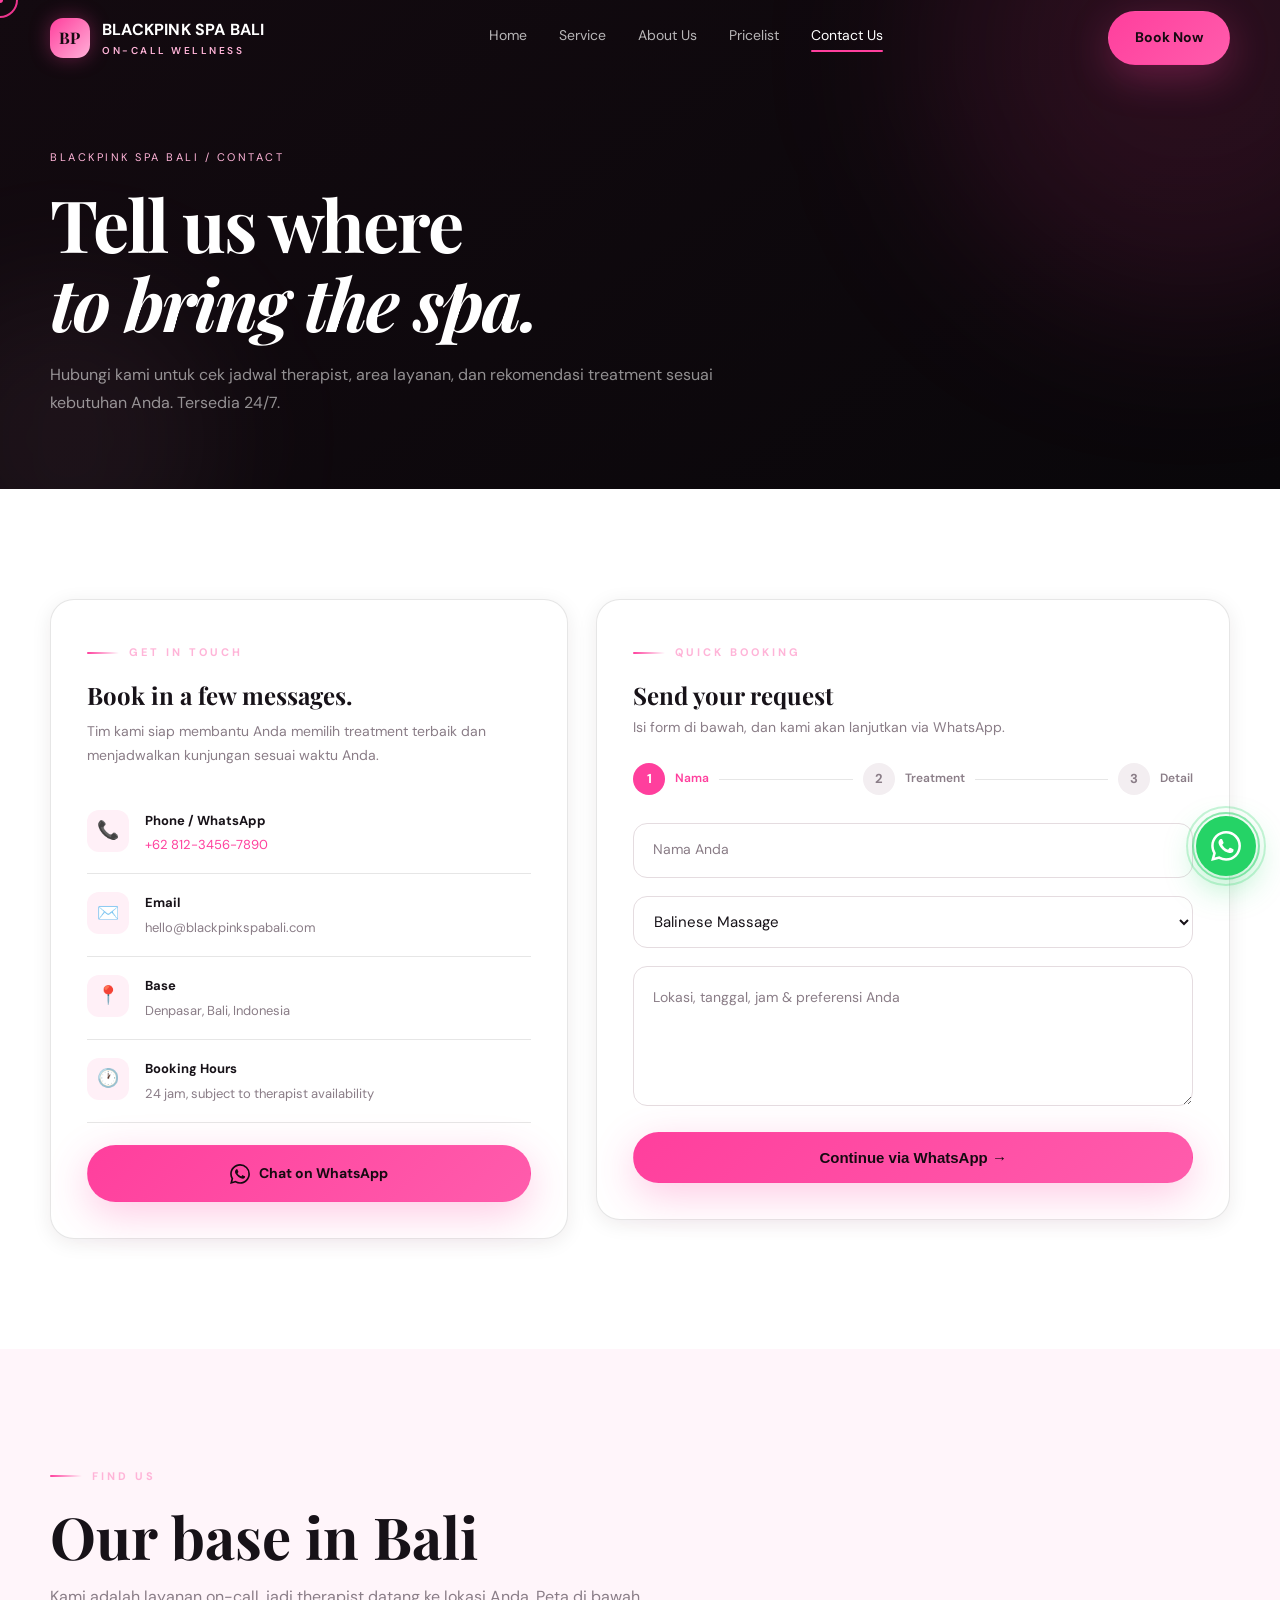
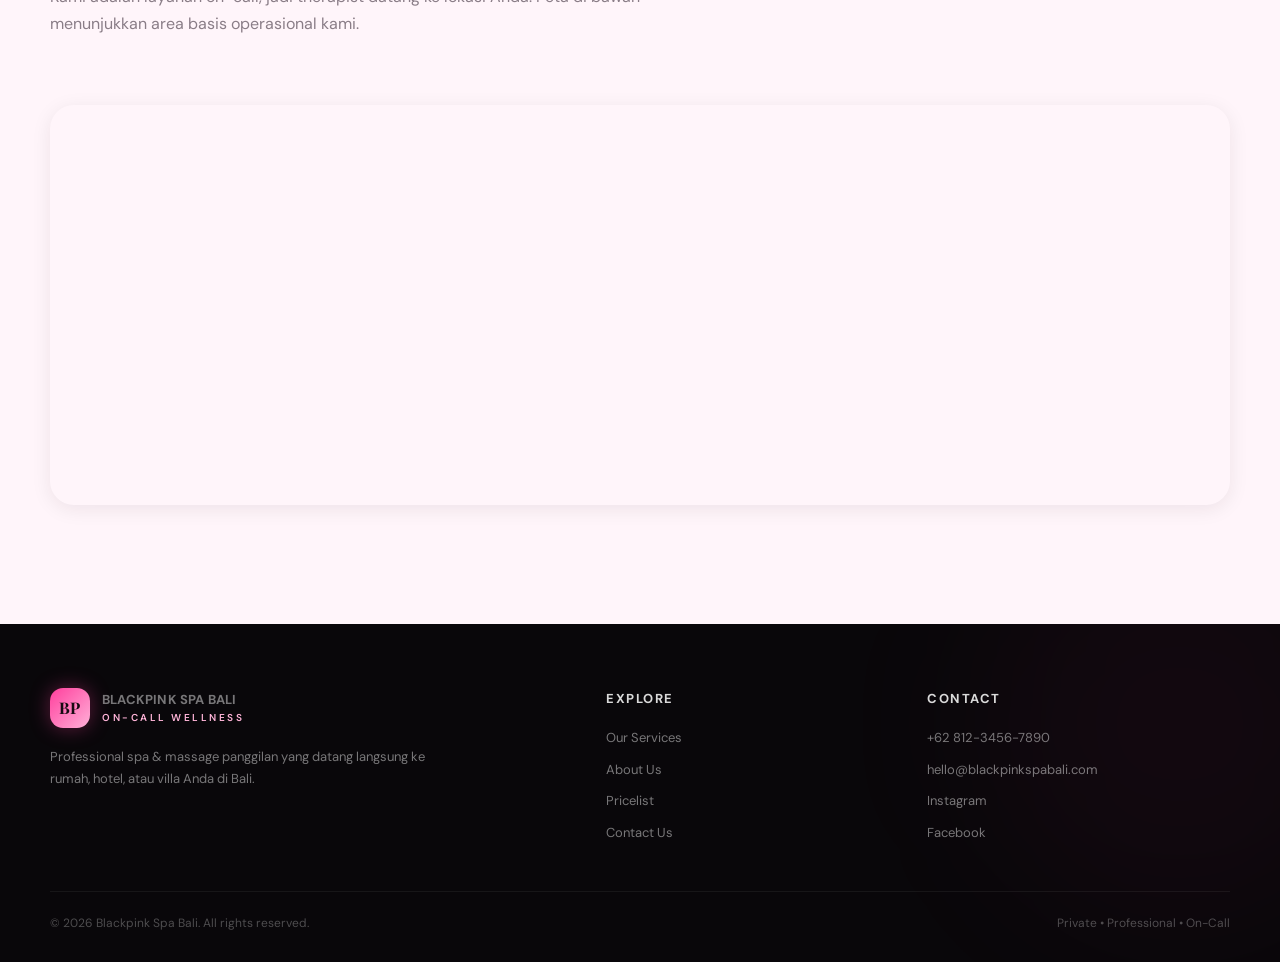
<file: contact.html>
<!doctype html>
<html lang="id">
<head>
<meta charset="utf-8"><meta name="viewport" content="width=device-width,initial-scale=1">
<title>Contact Us | Blackpink Spa Bali — Booking & Info</title>
<meta name="description" content="Kontak dan booking Blackpink Spa Bali. Chat WhatsApp, isi form, atau cek lokasi basis kami di Denpasar, Bali.">
<meta name="theme-color" content="#09070a">
<link rel="stylesheet" href="styles.css">
</head>
<body>

<div id="scroll-progress"></div>
<div class="cursor-ring"></div>
<div class="cursor-dot"></div>

<header class="navbar">
  <div class="container nav-inner">
    <a class="logo" href="index.html"><span class="logo-mark">BP</span><span>BLACKPINK SPA BALI<small>On-Call Wellness</small></span></a>
    <button class="menu-toggle" aria-label="Open menu">☰</button>
    <nav class="nav-links">
      <a href="index.html">Home</a>
      <a href="service.html">Service</a>
      <a href="about.html">About Us</a>
      <a href="pricelist.html">Pricelist</a>
      <a class="active" href="contact.html">Contact Us</a>
    </nav>
    <a class="btn btn-primary nav-cta" href="contact.html#booking">Book Now</a>
  </div>
</header>

<main>

<section class="page-hero">
  <div class="container">
    <div class="breadcrumb">Blackpink Spa Bali / Contact</div>
    <h1>Tell us where<br><em>to bring the spa.</em></h1>
    <p>Hubungi kami untuk cek jadwal therapist, area layanan, dan rekomendasi treatment sesuai kebutuhan Anda. Tersedia 24/7.</p>
  </div>
</section>

<section class="section" id="booking">
  <div class="container contact-grid">

    <!-- Contact Info -->
    <div class="contact-card reveal-left">
      <div class="eyebrow">Get in touch</div>
      <h2>Book in a few messages.</h2>
      <p style="color:var(--muted);margin:12px 0 24px;font-size:14px;line-height:1.7">Tim kami siap membantu Anda memilih treatment terbaik dan menjadwalkan kunjungan sesuai waktu Anda.</p>

      <div class="contact-item">
        <div class="icon-wrap">📞</div>
        <div>
          <b>Phone / WhatsApp</b>
          <p><a href="tel:+6281234567890" style="color:var(--pink)">+62 812-3456-7890</a></p>
        </div>
      </div>
      <div class="contact-item">
        <div class="icon-wrap">✉️</div>
        <div>
          <b>Email</b>
          <p><a href="mailto:hello@blackpinkspabali.com" style="color:var(--muted)">hello@blackpinkspabali.com</a></p>
        </div>
      </div>
      <div class="contact-item">
        <div class="icon-wrap">📍</div>
        <div>
          <b>Base</b>
          <p>Denpasar, Bali, Indonesia</p>
        </div>
      </div>
      <div class="contact-item">
        <div class="icon-wrap">🕐</div>
        <div>
          <b>Booking Hours</b>
          <p>24 jam, subject to therapist availability</p>
        </div>
      </div>

      <a class="btn btn-primary" style="width:100%;margin-top:22px;justify-content:center;padding:16px" data-wa="Halo Blackpink Spa Bali, saya ingin booking treatment.">
        <svg width="20" height="20" viewBox="0 0 24 24" fill="currentColor"><path d="M17.472 14.382c-.297-.149-1.758-.867-2.03-.967-.273-.099-.471-.148-.67.15-.197.297-.767.966-.94 1.164-.173.199-.347.223-.644.075-.297-.15-1.255-.463-2.39-1.475-.883-.788-1.48-1.761-1.653-2.059-.173-.297-.018-.458.13-.606.134-.133.298-.347.446-.52.149-.174.198-.298.298-.497.099-.198.05-.371-.025-.52-.075-.149-.669-1.612-.916-2.207-.242-.579-.487-.5-.669-.51-.173-.008-.371-.01-.57-.01-.198 0-.52.074-.792.372-.272.297-1.04 1.016-1.04 2.479 0 1.462 1.065 2.875 1.213 3.074.149.198 2.096 3.2 5.077 4.487.709.306 1.262.489 1.694.625.712.227 1.36.195 1.871.118.571-.085 1.758-.719 2.006-1.413.248-.694.248-1.289.173-1.413-.074-.124-.272-.198-.57-.347m-5.421 7.403h-.004a9.87 9.87 0 01-5.031-1.378l-.361-.214-3.741.982.998-3.648-.235-.374a9.86 9.86 0 01-1.51-5.26c.001-5.45 4.436-9.884 9.888-9.884 2.64 0 5.122 1.03 6.988 2.898a9.825 9.825 0 012.893 6.994c-.003 5.45-4.437 9.884-9.885 9.884m8.413-18.297A11.815 11.815 0 0012.05 0C5.495 0 .16 5.335.157 11.892c0 2.096.547 4.142 1.588 5.945L.057 24l6.305-1.654a11.882 11.882 0 005.683 1.448h.005c6.554 0 11.89-5.335 11.893-11.893a11.821 11.821 0 00-3.48-8.413z"/></svg>
        Chat on WhatsApp
      </a>
    </div>

    <!-- Quick Booking Form -->
    <div class="contact-card reveal-right">
      <div class="eyebrow">Quick booking</div>
      <h2 style="margin-bottom:8px">Send your request</h2>
      <p style="color:var(--muted);font-size:14px;margin-bottom:24px">Isi form di bawah, dan kami akan lanjutkan via WhatsApp.</p>

      <!-- Step Indicator -->
      <div class="booking-steps" style="margin-bottom:28px">
        <div class="bstep done" id="bstep-1">
          <div class="bstep-num">1</div>
          <div class="bstep-label">Nama</div>
        </div>
        <div class="bstep-line"></div>
        <div class="bstep" id="bstep-2">
          <div class="bstep-num">2</div>
          <div class="bstep-label">Treatment</div>
        </div>
        <div class="bstep-line"></div>
        <div class="bstep" id="bstep-3">
          <div class="bstep-num">3</div>
          <div class="bstep-label">Detail</div>
        </div>
      </div>

      <form class="form" id="contactForm">
        <div class="form-group">
          <input name="name" id="f-name" required placeholder=" " autocomplete="name">
          <label for="f-name">Nama Anda</label>
        </div>
        <div class="form-group">
          <select name="treatment" id="f-treatment">
            <option value="Balinese Massage">Balinese Massage</option>
            <option value="Traditional Massage">Traditional Massage</option>
            <option value="Full Body Massage">Full Body Massage</option>
            <option value="Deep Press Massage">Deep Press Massage</option>
            <option value="Couple Massage">Couple Massage</option>
            <option value="Four Hand Massage">Four Hand Massage</option>
            <option value="Aromatherapy Massage">Aromatherapy Massage</option>
            <option value="Deep Tissue Massage">Deep Tissue Massage</option>
            <option value="Foot Massage & Reflexology">Foot Massage & Reflexology</option>
          </select>
        </div>
        <div class="form-group textarea-group">
          <textarea name="message" id="f-message" placeholder=" "></textarea>
          <label for="f-message">Lokasi, tanggal, jam & preferensi Anda</label>
        </div>
        <button class="btn btn-primary" type="submit" style="width:100%;padding:16px;font-size:15px">
          Continue via WhatsApp →
        </button>
      </form>
    </div>

  </div>
</section>

<!-- Map Section -->
<section class="section soft">
  <div class="container">
    <div class="section-head reveal">
      <div class="eyebrow">Find us</div>
      <h2>Our base in Bali</h2>
      <p>Kami adalah layanan on-call, jadi therapist datang ke lokasi Anda. Peta di bawah menunjukkan area basis operasional kami.</p>
    </div>
    <div class="reveal">
      <iframe
        class="map"
        loading="lazy"
        src="https://www.google.com/maps?q=Denpasar%2C%20Bali%2C%20Indonesia&output=embed"
        title="Blackpink Spa Bali area map"
        allowfullscreen>
      </iframe>
    </div>
  </div>
</section>

</main>

<footer class="footer">
  <div class="container">
    <div class="footer-grid">
      <div>
        <a class="logo" href="index.html"><span class="logo-mark">BP</span><span>BLACKPINK SPA BALI<small>On-Call Wellness</small></span></a>
        <p class="footer-desc">Professional spa & massage panggilan yang datang langsung ke rumah, hotel, atau villa Anda di Bali.</p>
      </div>
      <div>
        <h4>Explore</h4>
        <div class="footer-links">
          <a href="service.html">Our Services</a><a href="about.html">About Us</a>
          <a href="pricelist.html">Pricelist</a><a href="contact.html">Contact Us</a>
        </div>
      </div>
      <div>
        <h4>Contact</h4>
        <div class="footer-links">
          <a href="tel:+6281234567890">+62 812-3456-7890</a>
          <a href="mailto:hello@blackpinkspabali.com">hello@blackpinkspabali.com</a>
          <a href="https://instagram.com/" target="_blank" rel="noopener">Instagram</a>
          <a href="https://facebook.com/" target="_blank" rel="noopener">Facebook</a>
        </div>
      </div>
    </div>
    <div class="footer-bottom"><span>© 2026 Blackpink Spa Bali. All rights reserved.</span><span>Private • Professional • On-Call</span></div>
  </div>
</footer>

<a class="whatsapp" data-wa="Halo Blackpink Spa Bali, saya ingin booking spa/massage panggilan." aria-label="WhatsApp">
  <svg viewBox="0 0 24 24"><path d="M17.472 14.382c-.297-.149-1.758-.867-2.03-.967-.273-.099-.471-.148-.67.15-.197.297-.767.966-.94 1.164-.173.199-.347.223-.644.075-.297-.15-1.255-.463-2.39-1.475-.883-.788-1.48-1.761-1.653-2.059-.173-.297-.018-.458.13-.606.134-.133.298-.347.446-.52.149-.174.198-.298.298-.497.099-.198.05-.371-.025-.52-.075-.149-.669-1.612-.916-2.207-.242-.579-.487-.5-.669-.51-.173-.008-.371-.01-.57-.01-.198 0-.52.074-.792.372-.272.297-1.04 1.016-1.04 2.479 0 1.462 1.065 2.875 1.213 3.074.149.198 2.096 3.2 5.077 4.487.709.306 1.262.489 1.694.625.712.227 1.36.195 1.871.118.571-.085 1.758-.719 2.006-1.413.248-.694.248-1.289.173-1.413-.074-.124-.272-.198-.57-.347m-5.421 7.403h-.004a9.87 9.87 0 01-5.031-1.378l-.361-.214-3.741.982.998-3.648-.235-.374a9.86 9.86 0 01-1.51-5.26c.001-5.45 4.436-9.884 9.888-9.884 2.64 0 5.122 1.03 6.988 2.898a9.825 9.825 0 012.893 6.994c-.003 5.45-4.437 9.884-9.885 9.884m8.413-18.297A11.815 11.815 0 0012.05 0C5.495 0 .16 5.335.157 11.892c0 2.096.547 4.142 1.588 5.945L.057 24l6.305-1.654a11.882 11.882 0 005.683 1.448h.005c6.554 0 11.89-5.335 11.893-11.893a11.821 11.821 0 00-3.48-8.413z"/></svg>
</a>

<script src="script.js"></script>
</body>
</html>
</file>
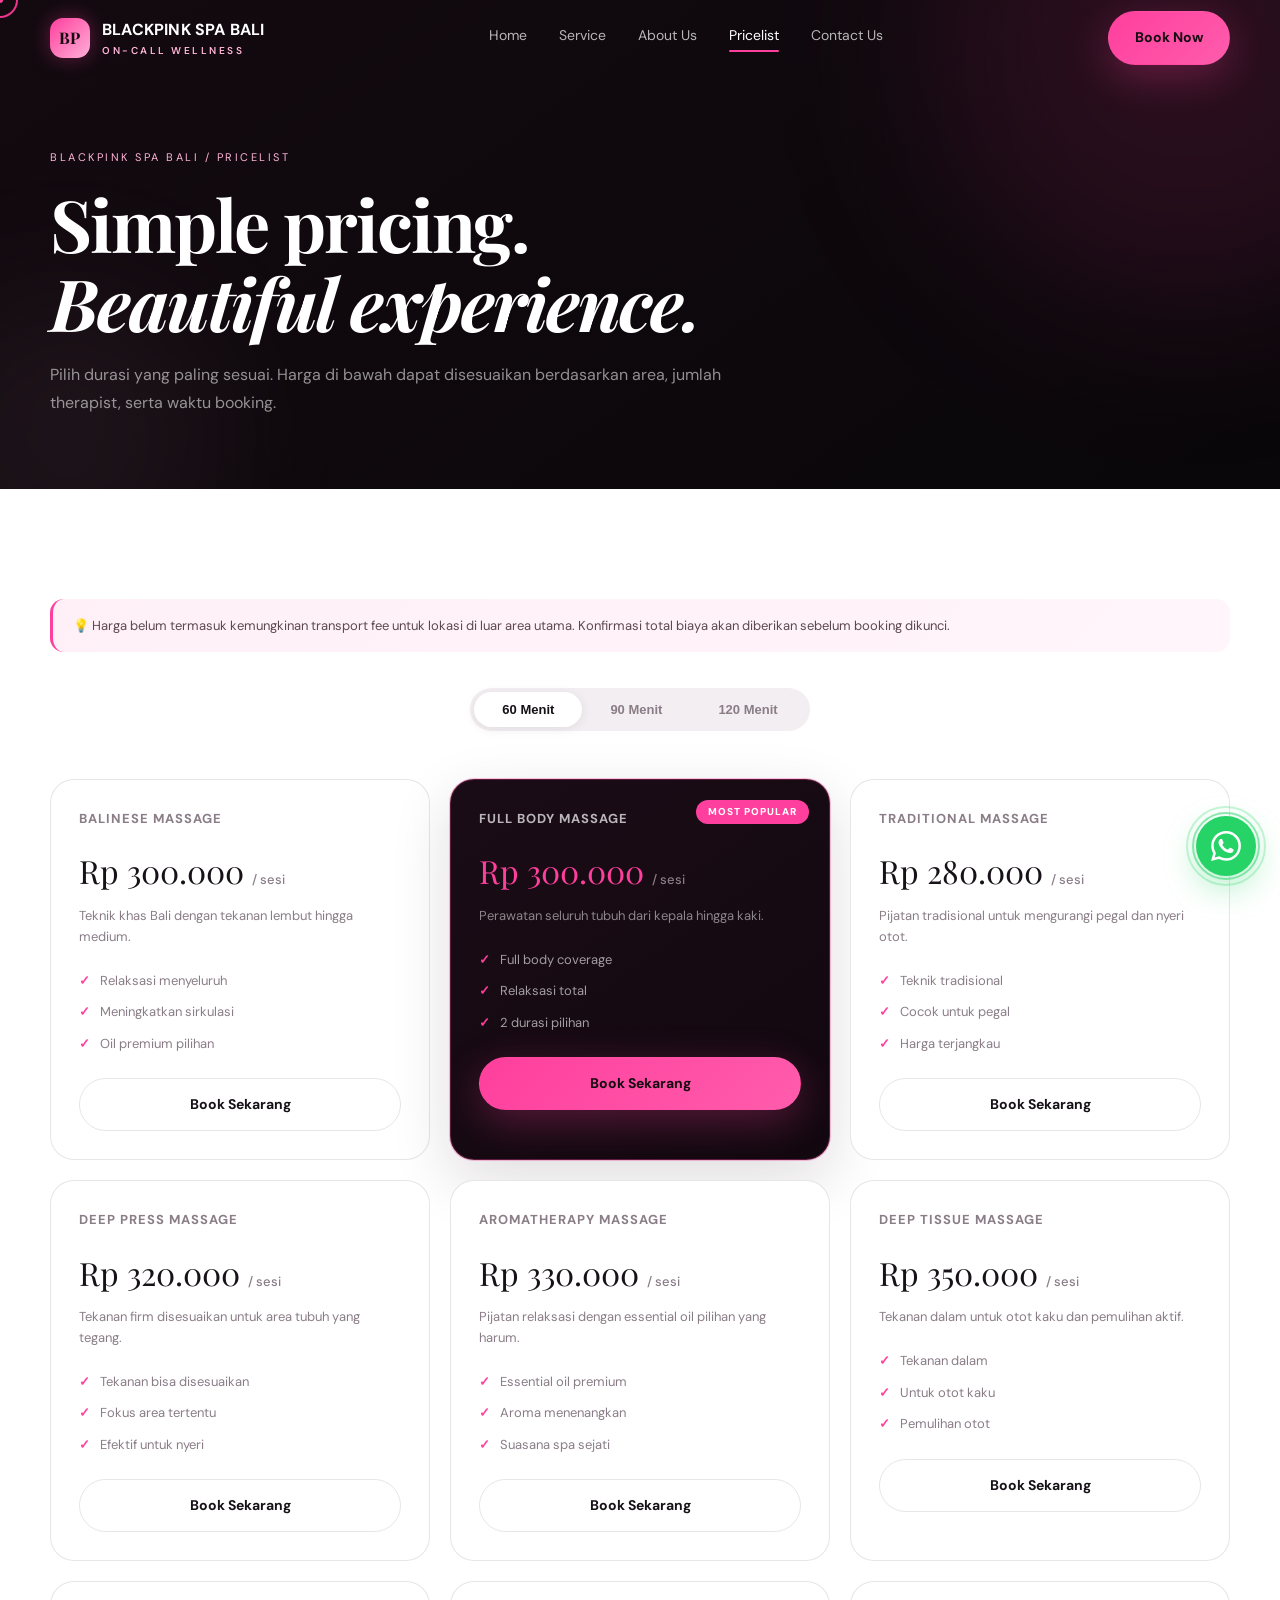
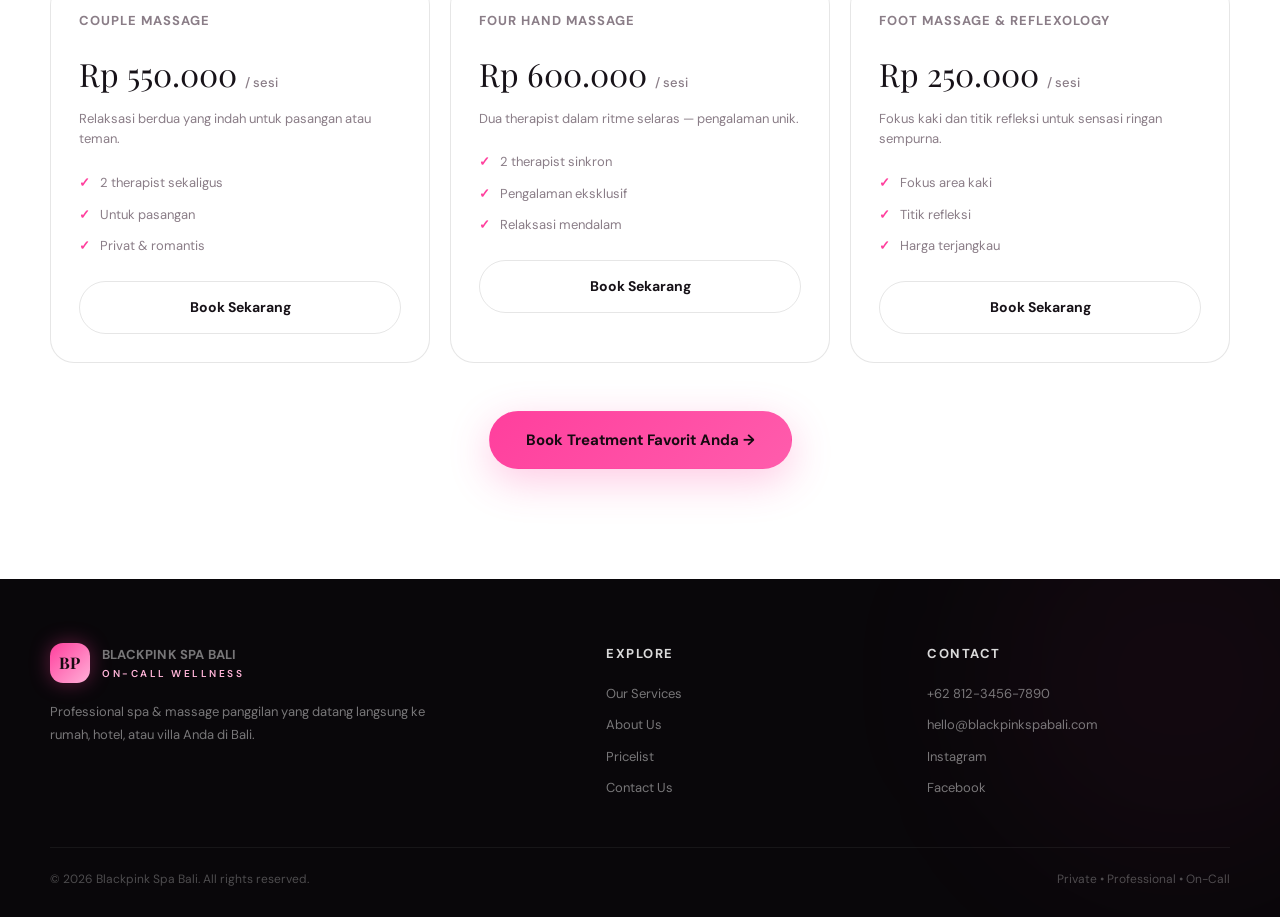
<file: pricelist.html>
<!doctype html>
<html lang="id">
<head>
<meta charset="utf-8"><meta name="viewport" content="width=device-width,initial-scale=1">
<title>Pricelist | Blackpink Spa Bali — Harga Treatment Massage</title>
<meta name="description" content="Daftar harga treatment massage dan spa panggilan Blackpink Spa Bali. Mulai Rp 250.000 untuk berbagai pilihan durasi.">
<meta name="theme-color" content="#09070a">
<link rel="stylesheet" href="styles.css">
</head>
<body>

<div id="scroll-progress"></div>
<div class="cursor-ring"></div>
<div class="cursor-dot"></div>

<header class="navbar">
  <div class="container nav-inner">
    <a class="logo" href="index.html"><span class="logo-mark">BP</span><span>BLACKPINK SPA BALI<small>On-Call Wellness</small></span></a>
    <button class="menu-toggle" aria-label="Open menu">☰</button>
    <nav class="nav-links">
      <a href="index.html">Home</a>
      <a href="service.html">Service</a>
      <a href="about.html">About Us</a>
      <a class="active" href="pricelist.html">Pricelist</a>
      <a href="contact.html">Contact Us</a>
    </nav>
    <a class="btn btn-primary nav-cta" href="contact.html#booking">Book Now</a>
  </div>
</header>

<main>

<section class="page-hero">
  <div class="container">
    <div class="breadcrumb">Blackpink Spa Bali / Pricelist</div>
    <h1>Simple pricing.<br><em>Beautiful experience.</em></h1>
    <p>Pilih durasi yang paling sesuai. Harga di bawah dapat disesuaikan berdasarkan area, jumlah therapist, serta waktu booking.</p>
  </div>
</section>

<section class="section">
  <div class="container">

    <div class="notice reveal" style="margin-bottom:36px">
      💡 Harga belum termasuk kemungkinan transport fee untuk lokasi di luar area utama. Konfirmasi total biaya akan diberikan sebelum booking dikunci.
    </div>

    <!-- Duration Toggle -->
    <div class="duration-toggle reveal">
      <button class="dur-btn active" data-dur="60">60 Menit</button>
      <button class="dur-btn" data-dur="90">90 Menit</button>
      <button class="dur-btn" data-dur="120">120 Menit</button>
    </div>

    <!-- Pricing Cards -->
    <div class="price-cards">

      <div class="price-card reveal" data-delay="1">
        <div class="pc-name">Balinese Massage</div>
        <div class="pc-price" data-price='{"60":"Rp 300.000","90":"Rp 400.000","120":"Rp 500.000"}'>Rp 300.000 <span>/ sesi</span></div>
        <p class="pc-desc">Teknik khas Bali dengan tekanan lembut hingga medium.</p>
        <div class="pc-features">
          <div class="pc-feat">Relaksasi menyeluruh</div>
          <div class="pc-feat">Meningkatkan sirkulasi</div>
          <div class="pc-feat">Oil premium pilihan</div>
        </div>
        <a class="btn btn-ghost" style="width:100%" href="contact.html#booking" data-wa="Halo Blackpink Spa Bali, saya ingin booking Balinese Massage.">Book Sekarang</a>
      </div>

      <div class="price-card featured reveal" data-delay="2">
        <span class="featured-badge">Most Popular</span>
        <div class="pc-name">Full Body Massage</div>
        <div class="pc-price" data-price='{"60":"Rp 300.000","90":"Rp 400.000","120":"Rp 500.000"}'>Rp 300.000 <span>/ sesi</span></div>
        <p class="pc-desc">Perawatan seluruh tubuh dari kepala hingga kaki.</p>
        <div class="pc-features">
          <div class="pc-feat">Full body coverage</div>
          <div class="pc-feat">Relaksasi total</div>
          <div class="pc-feat">2 durasi pilihan</div>
        </div>
        <a class="btn btn-primary" style="width:100%" href="contact.html#booking" data-wa="Halo Blackpink Spa Bali, saya ingin booking Full Body Massage.">Book Sekarang</a>
      </div>

      <div class="price-card reveal" data-delay="3">
        <div class="pc-name">Traditional Massage</div>
        <div class="pc-price" data-price='{"60":"Rp 280.000","90":"Rp 380.000","120":"Rp 480.000"}'>Rp 280.000 <span>/ sesi</span></div>
        <p class="pc-desc">Pijatan tradisional untuk mengurangi pegal dan nyeri otot.</p>
        <div class="pc-features">
          <div class="pc-feat">Teknik tradisional</div>
          <div class="pc-feat">Cocok untuk pegal</div>
          <div class="pc-feat">Harga terjangkau</div>
        </div>
        <a class="btn btn-ghost" style="width:100%" href="contact.html#booking" data-wa="Halo Blackpink Spa Bali, saya ingin booking Traditional Massage.">Book Sekarang</a>
      </div>

      <div class="price-card reveal" data-delay="1">
        <div class="pc-name">Deep Press Massage</div>
        <div class="pc-price" data-price='{"60":"Rp 320.000","90":"Rp 430.000","120":"Rp 540.000"}'>Rp 320.000 <span>/ sesi</span></div>
        <p class="pc-desc">Tekanan firm disesuaikan untuk area tubuh yang tegang.</p>
        <div class="pc-features">
          <div class="pc-feat">Tekanan bisa disesuaikan</div>
          <div class="pc-feat">Fokus area tertentu</div>
          <div class="pc-feat">Efektif untuk nyeri</div>
        </div>
        <a class="btn btn-ghost" style="width:100%" href="contact.html#booking" data-wa="Halo Blackpink Spa Bali, saya ingin booking Deep Press Massage.">Book Sekarang</a>
      </div>

      <div class="price-card reveal" data-delay="2">
        <div class="pc-name">Aromatherapy Massage</div>
        <div class="pc-price" data-price='{"60":"Rp 330.000","90":"Rp 440.000","120":"Rp 550.000"}'>Rp 330.000 <span>/ sesi</span></div>
        <p class="pc-desc">Pijatan relaksasi dengan essential oil pilihan yang harum.</p>
        <div class="pc-features">
          <div class="pc-feat">Essential oil premium</div>
          <div class="pc-feat">Aroma menenangkan</div>
          <div class="pc-feat">Suasana spa sejati</div>
        </div>
        <a class="btn btn-ghost" style="width:100%" href="contact.html#booking" data-wa="Halo Blackpink Spa Bali, saya ingin booking Aromatherapy Massage.">Book Sekarang</a>
      </div>

      <div class="price-card reveal" data-delay="3">
        <div class="pc-name">Deep Tissue Massage</div>
        <div class="pc-price" data-price='{"60":"Rp 350.000","90":"Rp 470.000","120":"Rp 590.000"}'>Rp 350.000 <span>/ sesi</span></div>
        <p class="pc-desc">Tekanan dalam untuk otot kaku dan pemulihan aktif.</p>
        <div class="pc-features">
          <div class="pc-feat">Tekanan dalam</div>
          <div class="pc-feat">Untuk otot kaku</div>
          <div class="pc-feat">Pemulihan otot</div>
        </div>
        <a class="btn btn-ghost" style="width:100%" href="contact.html#booking" data-wa="Halo Blackpink Spa Bali, saya ingin booking Deep Tissue Massage.">Book Sekarang</a>
      </div>

      <div class="price-card reveal" data-delay="1">
        <div class="pc-name">Couple Massage</div>
        <div class="pc-price" data-price='{"60":"Rp 550.000","90":"Rp 750.000","120":"Rp 950.000"}'>Rp 550.000 <span>/ sesi</span></div>
        <p class="pc-desc">Relaksasi berdua yang indah untuk pasangan atau teman.</p>
        <div class="pc-features">
          <div class="pc-feat">2 therapist sekaligus</div>
          <div class="pc-feat">Untuk pasangan</div>
          <div class="pc-feat">Privat & romantis</div>
        </div>
        <a class="btn btn-ghost" style="width:100%" href="contact.html#booking" data-wa="Halo Blackpink Spa Bali, saya ingin booking Couple Massage.">Book Sekarang</a>
      </div>

      <div class="price-card reveal" data-delay="2">
        <div class="pc-name">Four Hand Massage</div>
        <div class="pc-price" data-price='{"60":"Rp 600.000","90":"Rp 800.000","120":"Rp 1.000.000"}'>Rp 600.000 <span>/ sesi</span></div>
        <p class="pc-desc">Dua therapist dalam ritme selaras — pengalaman unik.</p>
        <div class="pc-features">
          <div class="pc-feat">2 therapist sinkron</div>
          <div class="pc-feat">Pengalaman eksklusif</div>
          <div class="pc-feat">Relaksasi mendalam</div>
        </div>
        <a class="btn btn-ghost" style="width:100%" href="contact.html#booking" data-wa="Halo Blackpink Spa Bali, saya ingin booking Four Hand Massage.">Book Sekarang</a>
      </div>

      <div class="price-card reveal" data-delay="3">
        <div class="pc-name">Foot Massage & Reflexology</div>
        <div class="pc-price" data-price='{"60":"Rp 250.000","90":"Rp 340.000","120":"Rp 430.000"}'>Rp 250.000 <span>/ sesi</span></div>
        <p class="pc-desc">Fokus kaki dan titik refleksi untuk sensasi ringan sempurna.</p>
        <div class="pc-features">
          <div class="pc-feat">Fokus area kaki</div>
          <div class="pc-feat">Titik refleksi</div>
          <div class="pc-feat">Harga terjangkau</div>
        </div>
        <a class="btn btn-ghost" style="width:100%" href="contact.html#booking" data-wa="Halo Blackpink Spa Bali, saya ingin booking Foot Massage & Reflexology.">Book Sekarang</a>
      </div>

    </div>

    <div style="text-align:center;margin-top:48px">
      <a class="btn btn-primary" style="font-size:15px;padding:16px 36px" href="contact.html#booking">Book Treatment Favorit Anda →</a>
    </div>
  </div>
</section>

</main>

<footer class="footer">
  <div class="container">
    <div class="footer-grid">
      <div>
        <a class="logo" href="index.html"><span class="logo-mark">BP</span><span>BLACKPINK SPA BALI<small>On-Call Wellness</small></span></a>
        <p class="footer-desc">Professional spa & massage panggilan yang datang langsung ke rumah, hotel, atau villa Anda di Bali.</p>
      </div>
      <div>
        <h4>Explore</h4>
        <div class="footer-links">
          <a href="service.html">Our Services</a><a href="about.html">About Us</a>
          <a href="pricelist.html">Pricelist</a><a href="contact.html">Contact Us</a>
        </div>
      </div>
      <div>
        <h4>Contact</h4>
        <div class="footer-links">
          <a href="tel:+6281234567890">+62 812-3456-7890</a>
          <a href="mailto:hello@blackpinkspabali.com">hello@blackpinkspabali.com</a>
          <a href="https://instagram.com/" target="_blank" rel="noopener">Instagram</a>
          <a href="https://facebook.com/" target="_blank" rel="noopener">Facebook</a>
        </div>
      </div>
    </div>
    <div class="footer-bottom"><span>© 2026 Blackpink Spa Bali. All rights reserved.</span><span>Private • Professional • On-Call</span></div>
  </div>
</footer>

<a class="whatsapp" data-wa="Halo Blackpink Spa Bali, saya ingin booking spa/massage panggilan." aria-label="WhatsApp">
  <svg viewBox="0 0 24 24"><path d="M17.472 14.382c-.297-.149-1.758-.867-2.03-.967-.273-.099-.471-.148-.67.15-.197.297-.767.966-.94 1.164-.173.199-.347.223-.644.075-.297-.15-1.255-.463-2.39-1.475-.883-.788-1.48-1.761-1.653-2.059-.173-.297-.018-.458.13-.606.134-.133.298-.347.446-.52.149-.174.198-.298.298-.497.099-.198.05-.371-.025-.52-.075-.149-.669-1.612-.916-2.207-.242-.579-.487-.5-.669-.51-.173-.008-.371-.01-.57-.01-.198 0-.52.074-.792.372-.272.297-1.04 1.016-1.04 2.479 0 1.462 1.065 2.875 1.213 3.074.149.198 2.096 3.2 5.077 4.487.709.306 1.262.489 1.694.625.712.227 1.36.195 1.871.118.571-.085 1.758-.719 2.006-1.413.248-.694.248-1.289.173-1.413-.074-.124-.272-.198-.57-.347m-5.421 7.403h-.004a9.87 9.87 0 01-5.031-1.378l-.361-.214-3.741.982.998-3.648-.235-.374a9.86 9.86 0 01-1.51-5.26c.001-5.45 4.436-9.884 9.888-9.884 2.64 0 5.122 1.03 6.988 2.898a9.825 9.825 0 012.893 6.994c-.003 5.45-4.437 9.884-9.885 9.884m8.413-18.297A11.815 11.815 0 0012.05 0C5.495 0 .16 5.335.157 11.892c0 2.096.547 4.142 1.588 5.945L.057 24l6.305-1.654a11.882 11.882 0 005.683 1.448h.005c6.554 0 11.89-5.335 11.893-11.893a11.821 11.821 0 00-3.48-8.413z"/></svg>
</a>

<script src="script.js"></script>
</body>
</html>
</file>
<file: styles.css>
@import url('https://fonts.googleapis.com/css2?family=DM+Sans:ital,opsz,wght@0,9..40,300;0,9..40,400;0,9..40,500;0,9..40,600;0,9..40,700;1,9..40,400&family=Playfair+Display:ital,wght@0,500;0,600;0,700;1,500;1,600&display=swap');

/* =========================================================
   DESIGN TOKENS
   ========================================================= */
:root {
  --pink:        #ff3f9d;
  --pink2:       #ff78bd;
  --pink3:       #ffb4d8;
  --rose:        #ffe0f0;
  --black:       #09070a;
  --ink:         #171218;
  --muted:       #8a7d87;
  --soft:        #fff5fa;
  --white:       #ffffff;
  --line:        rgba(18,12,18,.10);
  --glass:       rgba(255,255,255,0.05);
  --glass-b:     rgba(255,255,255,0.10);
  --glass-dark:  rgba(9,7,10,0.65);
  --glow:        rgba(255,63,157,0.35);
  --glow-soft:   rgba(255,63,157,0.15);
  --shadow-sm:   0 4px 20px rgba(34,12,25,.08);
  --shadow:      0 20px 60px rgba(34,12,25,.14);
  --shadow-lg:   0 32px 80px rgba(34,12,25,.20);
  --shadow-pink: 0 12px 40px rgba(255,63,157,.28);
  --radius:      24px;
  --radius-sm:   14px;
  --radius-xs:   10px;
  --max:         1180px;
  --ease:        cubic-bezier(0.4, 0, 0.2, 1);
  --ease-bounce: cubic-bezier(0.34, 1.56, 0.64, 1);
  --ease-out:    cubic-bezier(0.0, 0, 0.2, 1);
  --nav-h:       76px;
}

/* =========================================================
   RESET & BASE
   ========================================================= */
*, *::before, *::after { box-sizing: border-box; margin: 0; padding: 0; }
html { scroll-behavior: smooth; -webkit-font-smoothing: antialiased; }
body {
  font-family: "DM Sans", sans-serif;
  color: var(--ink);
  background: #fff;
  line-height: 1.65;
  overflow-x: hidden;
  cursor: none;
}
a { text-decoration: none; color: inherit; }
img { display: block; width: 100%; object-fit: cover; }
button { cursor: none; }

/* =========================================================
   SCROLL PROGRESS BAR
   ========================================================= */
#scroll-progress {
  position: fixed;
  top: 0; left: 0;
  height: 3px;
  width: 0%;
  background: linear-gradient(90deg, var(--pink), var(--pink3), var(--pink));
  background-size: 200% 100%;
  animation: shimmer 2s linear infinite;
  z-index: 9999;
  border-radius: 0 3px 3px 0;
  transition: width .08s linear;
}

/* =========================================================
   CUSTOM CURSOR
   ========================================================= */
.cursor-ring {
  position: fixed;
  top: 0; left: 0;
  width: 36px; height: 36px;
  border: 2px solid var(--pink);
  border-radius: 50%;
  pointer-events: none;
  z-index: 9998;
  transform: translate(-50%, -50%);
  transition: transform .12s var(--ease), opacity .3s, width .25s var(--ease-bounce), height .25s var(--ease-bounce), background .25s;
  mix-blend-mode: difference;
}
.cursor-dot {
  position: fixed;
  top: 0; left: 0;
  width: 6px; height: 6px;
  background: var(--pink);
  border-radius: 50%;
  pointer-events: none;
  z-index: 9999;
  transform: translate(-50%, -50%);
  transition: transform .05s, opacity .3s;
}
.cursor-ring.hovered { width: 56px; height: 56px; background: var(--glow-soft); border-color: transparent; }
.cursor-ring.clicking { width: 28px; height: 28px; }
.cursor-dot.clicking { transform: translate(-50%,-50%) scale(0.5); }
body.cursor-hidden .cursor-ring,
body.cursor-hidden .cursor-dot { opacity: 0; }

/* =========================================================
   CONTAINER & LAYOUT
   ========================================================= */
.container { width: min(var(--max), calc(100% - 48px)); margin: auto; }

/* =========================================================
   NAVBAR
   ========================================================= */
.navbar {
  position: fixed;
  top: 0; left: 0; right: 0;
  z-index: 1000;
  background: rgba(9,7,10,.0);
  border-bottom: 1px solid transparent;
  transition: background .4s var(--ease), border-color .4s, padding .4s;
}
.navbar.scrolled {
  background: rgba(9,7,10,.92);
  backdrop-filter: blur(20px) saturate(180%);
  -webkit-backdrop-filter: blur(20px) saturate(180%);
  border-bottom-color: rgba(255,255,255,.07);
  --nav-h: 64px;
}
.nav-inner {
  min-height: var(--nav-h);
  display: flex;
  align-items: center;
  justify-content: space-between;
  gap: 24px;
  transition: min-height .4s var(--ease);
}
.logo {
  display: flex; align-items: center; gap: 12px;
  color: #fff; font-weight: 700; letter-spacing: .2px;
  position: relative; z-index: 2;
}
.logo-mark {
  width: 40px; height: 40px;
  border-radius: 13px;
  background: linear-gradient(135deg, var(--pink), #ffb0d8);
  display: grid; place-items: center;
  color: #160a11;
  font-family: "Playfair Display", serif;
  font-weight: 700;
  font-size: 16px;
  box-shadow: 0 0 20px var(--glow);
  transition: box-shadow .3s, transform .3s var(--ease-bounce);
}
.logo:hover .logo-mark { box-shadow: 0 0 32px var(--glow); transform: rotate(-5deg) scale(1.1); }
.logo small { display: block; color: var(--pink3); font-size: 10px; letter-spacing: 2.5px; text-transform: uppercase; font-weight: 600; }
.nav-links { display: flex; align-items: center; gap: 32px; color: rgba(255,255,255,.7); font-size: 14px; }
.nav-links a { transition: color .25s; position: relative; padding-bottom: 4px; }
.nav-links a::after {
  content: ''; position: absolute; bottom: 0; left: 50%; right: 50%;
  height: 2px; background: var(--pink); border-radius: 9px;
  transition: left .3s var(--ease-bounce), right .3s var(--ease-bounce);
}
.nav-links a:hover, .nav-links a.active { color: #fff; }
.nav-links a:hover::after, .nav-links a.active::after { left: 0; right: 0; }

/* =========================================================
   BUTTONS
   ========================================================= */
.btn {
  display: inline-flex; align-items: center; justify-content: center; gap: 9px;
  padding: 14px 26px;
  border-radius: 999px;
  border: 1px solid transparent;
  font-weight: 700; font-size: 14px;
  transition: all .3s var(--ease-bounce);
  cursor: none;
  position: relative;
  overflow: hidden;
  white-space: nowrap;
}
.btn::before {
  content: '';
  position: absolute; inset: 0;
  background: rgba(255,255,255,0);
  transition: background .25s;
}
.btn:hover::before { background: rgba(255,255,255,0.08); }
.btn-primary {
  background: linear-gradient(135deg, var(--pink), #ff5cac);
  color: #160a11;
  box-shadow: var(--shadow-pink);
}
.btn-primary:hover { transform: translateY(-3px) scale(1.02); box-shadow: 0 18px 48px rgba(255,63,157,.40); }
.btn-primary:active { transform: translateY(-1px) scale(0.99); }
.btn-outline { border-color: rgba(255,255,255,.25); color: #fff; }
.btn-outline:hover { background: rgba(255,255,255,.12); border-color: rgba(255,255,255,.5); transform: translateY(-2px); }
.btn-ghost { border-color: var(--line); color: var(--ink); }
.btn-ghost:hover { border-color: var(--pink); color: var(--pink); transform: translateY(-2px); }

.menu-toggle { display: none; background: none; border: 0; color: #fff; font-size: 26px; line-height: 1; padding: 6px; }

/* =========================================================
   HERO
   ========================================================= */
.hero {
  min-height: 100vh;
  display: grid; place-items: center;
  position: relative; overflow: hidden;
  background:
    linear-gradient(160deg, rgba(9,7,10,.95) 0%, rgba(22,8,18,.75) 50%, rgba(9,7,10,.55) 100%),
    url("https://images.unsplash.com/photo-1544161515-4ab6ce6db874?auto=format&fit=crop&w=1800&q=85") center/cover;
  background-attachment: fixed;
}
.hero-orb {
  position: absolute; border-radius: 50%;
  filter: blur(100px); pointer-events: none;
  animation: float 8s ease-in-out infinite;
}
.hero-orb-1 {
  width: 600px; height: 600px;
  background: rgba(255,63,157,.12);
  right: -200px; top: -200px;
  animation-delay: 0s;
}
.hero-orb-2 {
  width: 400px; height: 400px;
  background: rgba(255,120,189,.08);
  left: -100px; bottom: -100px;
  animation-delay: -4s;
}
.hero-particles { position: absolute; inset: 0; overflow: hidden; pointer-events: none; }
.particle {
  position: absolute;
  width: 3px; height: 3px;
  background: var(--pink);
  border-radius: 50%;
  opacity: 0;
  animation: particleFly var(--dur, 8s) var(--delay, 0s) ease-in-out infinite;
}
.hero-content {
  position: relative; z-index: 2;
  color: #fff;
  max-width: 780px;
  padding: calc(var(--nav-h) + 80px) 0 80px;
  animation: heroEnter .9s var(--ease-out) both;
}
.eyebrow {
  display: inline-flex; align-items: center; gap: 10px;
  color: var(--pink3);
  font-size: 11px; text-transform: uppercase; letter-spacing: 3px; font-weight: 700;
  margin-bottom: 20px;
}
.eyebrow::before { content: ''; width: 32px; height: 2px; background: linear-gradient(90deg, var(--pink), transparent); border-radius: 9px; }

h1, h2, h3 { font-family: "Playfair Display", serif; line-height: 1.1; }
h1 { font-size: clamp(48px, 7vw, 88px); letter-spacing: -2px; }
.hero h1 { background: linear-gradient(120deg, #fff 0%, var(--pink3) 50%, #fff 80%); -webkit-background-clip: text; -webkit-text-fill-color: transparent; background-clip: text; background-size: 200%; animation: shimmerText 5s ease-in-out infinite; }
.hero p { font-size: 18px; color: rgba(255,255,255,.75); max-width: 620px; margin: 24px 0 36px; line-height: 1.75; }
.actions { display: flex; flex-wrap: wrap; gap: 14px; }

/* =========================================================
   HERO SCROLL CUE
   ========================================================= */
.scroll-cue {
  position: absolute; bottom: 36px; left: 50%; transform: translateX(-50%);
  display: flex; flex-direction: column; align-items: center; gap: 8px;
  color: rgba(255,255,255,.4); font-size: 11px; letter-spacing: 2px; text-transform: uppercase;
  animation: fadeInUp 1.2s 1s both;
  z-index: 2;
}
.scroll-cue-line { width: 1px; height: 48px; background: linear-gradient(to bottom, rgba(255,63,157,.6), transparent); animation: scrollLine 2s ease-in-out infinite; }

/* =========================================================
   STATS
   ========================================================= */
.stats {
  display: grid; grid-template-columns: repeat(4,1fr);
  background: rgba(255,255,255,0.97);
  border-radius: 28px;
  padding: 32px 24px;
  box-shadow: var(--shadow-lg);
  margin-top: -64px;
  position: relative; z-index: 4;
  border: 1px solid rgba(255,255,255,0.8);
  backdrop-filter: blur(10px);
}
.stat {
  padding: 0 24px;
  border-right: 1px solid var(--line);
  text-align: center;
  transition: transform .3s var(--ease-bounce);
}
.stat:hover { transform: translateY(-4px); }
.stat:last-child { border: 0; }
.stat strong {
  display: block;
  font-family: "Playfair Display", serif;
  font-size: 34px;
  background: linear-gradient(135deg, var(--pink), #cc1d78);
  -webkit-background-clip: text; -webkit-text-fill-color: transparent; background-clip: text;
}
.stat span { font-size: 12px; color: var(--muted); text-transform: uppercase; letter-spacing: 1px; font-weight: 600; margin-top: 4px; display: block; }

/* =========================================================
   SECTIONS
   ========================================================= */
.section { padding: 110px 0; }
.section.soft { background: var(--soft); }
.section.dark { background: var(--black); color: #fff; }
.section-head { max-width: 680px; margin-bottom: 52px; }
.section-head.center { text-align: center; margin-left: auto; margin-right: auto; }
.section-head h2 { font-size: clamp(36px,5vw,58px); margin-bottom: 14px; }
.section-head p { color: var(--muted); font-size: 16px; line-height: 1.7; }
.dark .section-head p { color: rgba(255,255,255,.55); }

/* =========================================================
   GRIDS
   ========================================================= */
.grid { display: grid; gap: 24px; }
.grid-3 { grid-template-columns: repeat(3,1fr); }
.grid-4 { grid-template-columns: repeat(4,1fr); }

/* =========================================================
   SERVICE CARDS
   ========================================================= */
.card {
  background: #fff;
  border: 1px solid var(--line);
  border-radius: var(--radius);
  overflow: hidden;
  box-shadow: var(--shadow-sm);
  transition: transform .4s var(--ease-bounce), box-shadow .4s var(--ease);
  position: relative;
}
.card::after {
  content: ''; position: absolute; inset: 0;
  background: linear-gradient(135deg, transparent 60%, var(--glow-soft) 100%);
  opacity: 0; transition: opacity .4s;
  pointer-events: none;
}
.card:hover { transform: translateY(-10px); box-shadow: var(--shadow), 0 0 0 1px var(--pink) inset; }
.card:hover::after { opacity: 1; }
.service-img { height: 240px; position: relative; overflow: hidden; }
.service-img img { height: 100%; transition: transform .6s var(--ease-out); }
.card:hover .service-img img { transform: scale(1.08); }
.card-badge {
  position: absolute; top: 14px; right: 14px;
  padding: 5px 12px; border-radius: 999px;
  font-size: 11px; font-weight: 700; text-transform: uppercase; letter-spacing: 1px;
  z-index: 2;
}
.badge-popular { background: var(--pink); color: #fff; box-shadow: 0 4px 14px var(--glow); }
.badge-new { background: #18c96e; color: #fff; box-shadow: 0 4px 14px rgba(24,201,110,.4); }
.card-body { padding: 26px; }
.card h3 { font-size: 22px; margin-bottom: 10px; }
.card p { color: var(--muted); font-size: 14px; line-height: 1.65; }
.card-footer { padding: 0 26px 22px; display: flex; align-items: center; justify-content: space-between; }
.price { font-size: 22px; font-weight: 800; color: var(--pink); }
.price span { font-size: 12px; color: var(--muted); font-weight: 500; }

/* =========================================================
   FILTER TABS
   ========================================================= */
.filter-tabs { display: flex; gap: 10px; justify-content: center; margin-bottom: 42px; flex-wrap: wrap; }
.filter-tab {
  padding: 9px 22px; border-radius: 999px;
  border: 1px solid var(--line); background: #fff;
  font-size: 13px; font-weight: 600; color: var(--muted);
  cursor: none; transition: all .25s var(--ease-bounce);
}
.filter-tab:hover { border-color: var(--pink); color: var(--pink); transform: translateY(-1px); }
.filter-tab.active { background: linear-gradient(135deg, var(--pink), #ff5cac); color: #fff; border-color: transparent; box-shadow: var(--shadow-pink); }
.card-hidden { opacity: 0; transform: scale(0.95); pointer-events: none; display: none; }
.card-visible { animation: cardPop .4s var(--ease-bounce) both; }

/* =========================================================
   ICON CARDS (Why Blackpink)
   ========================================================= */
.icon-card {
  padding: 30px;
  background: #fff;
  border: 1px solid var(--line);
  border-radius: 20px;
  transition: all .35s var(--ease-bounce);
  position: relative; overflow: hidden;
}
.icon-card::before {
  content: ''; position: absolute;
  inset: 0; border-radius: 20px;
  background: linear-gradient(135deg, var(--glow-soft), transparent);
  opacity: 0; transition: opacity .35s;
}
.icon-card:hover { transform: translateY(-8px); border-color: var(--pink); box-shadow: var(--shadow-sm), 0 0 0 1px rgba(255,63,157,.2); }
.icon-card:hover::before { opacity: 1; }
.icon-card .icon-wrap {
  width: 52px; height: 52px;
  border-radius: 16px;
  background: linear-gradient(135deg, #fff0f7, #ffe4f2);
  display: grid; place-items: center;
  font-size: 22px; color: var(--pink);
  margin-bottom: 20px;
  transition: transform .35s var(--ease-bounce), box-shadow .35s;
}
.icon-card:hover .icon-wrap { transform: rotate(-5deg) scale(1.1); box-shadow: 0 8px 24px var(--glow-soft); }
.icon-card h3 { font-size: 20px; margin-bottom: 10px; }
.icon-card p { font-size: 14px; color: var(--muted); line-height: 1.65; }

/* =========================================================
   SPLIT SECTION
   ========================================================= */
.split { display: grid; grid-template-columns: 1fr 1fr; gap: 72px; align-items: center; }
.split-img { position: relative; }
.split-img img { border-radius: 32px; height: 560px; box-shadow: var(--shadow-lg); }
.split-img::before {
  content: ''; position: absolute;
  inset: -2px; border-radius: 34px;
  background: linear-gradient(135deg, var(--pink), transparent, var(--pink3));
  z-index: -1; opacity: 0;
  transition: opacity .4s;
}
.split-img:hover::before { opacity: 0.5; }
.split-img:hover img { transform: translate(6px, -6px); transition: transform .4s var(--ease); }
.img-badge {
  position: absolute; bottom: 28px; left: 28px;
  background: rgba(9,7,10,.85);
  backdrop-filter: blur(12px);
  border: 1px solid rgba(255,255,255,.12);
  border-radius: 18px;
  padding: 14px 20px;
  color: #fff;
}
.img-badge strong { display: block; font-family: "Playfair Display", serif; font-size: 24px; color: var(--pink); }
.img-badge span { font-size: 12px; color: rgba(255,255,255,.55); }

/* =========================================================
   TESTIMONIALS / SLIDER
   ========================================================= */
.testimonials-wrapper { position: relative; overflow: hidden; }
.testimonials-track { display: flex; gap: 24px; transition: transform .5s var(--ease); will-change: transform; }
.testimonial {
  flex: 0 0 calc(33.333% - 16px);
  padding: 32px;
  border-radius: var(--radius);
  background: var(--glass);
  border: 1px solid var(--glass-b);
  backdrop-filter: blur(12px);
  position: relative; overflow: hidden;
  transition: transform .3s var(--ease-bounce), box-shadow .3s;
}
.testimonial::before {
  content: '"';
  position: absolute; top: -10px; right: 20px;
  font-family: "Playfair Display", serif;
  font-size: 120px; line-height: 1;
  color: rgba(255,63,157,.08);
  pointer-events: none;
}
.testimonial:hover { transform: translateY(-6px); box-shadow: 0 16px 48px rgba(0,0,0,.3); }
.stars { color: var(--pink); letter-spacing: 3px; margin-bottom: 18px; font-size: 13px; }
.quote { font-family: "Playfair Display", serif; font-size: 18px; line-height: 1.55; font-style: italic; color: rgba(255,255,255,.9); }
.person { margin-top: 24px; padding-top: 18px; border-top: 1px solid rgba(255,255,255,.08); }
.person strong { color: #fff; display: block; font-size: 14px; margin-bottom: 3px; font-family: "DM Sans", sans-serif; font-style: normal; }
.person em { color: rgba(255,255,255,.45); font-size: 12px; font-style: normal; }

.slider-controls { display: flex; align-items: center; justify-content: center; gap: 12px; margin-top: 36px; }
.slider-dot { width: 8px; height: 8px; border-radius: 999px; background: rgba(255,255,255,.25); cursor: none; transition: all .3s var(--ease-bounce); }
.slider-dot.active { width: 28px; background: var(--pink); }
.slider-arrow {
  width: 44px; height: 44px; border-radius: 50%;
  background: rgba(255,255,255,.08); border: 1px solid rgba(255,255,255,.15);
  color: #fff; display: grid; place-items: center; font-size: 18px;
  cursor: none; transition: all .25s var(--ease-bounce);
}
.slider-arrow:hover { background: var(--pink); border-color: var(--pink); transform: scale(1.1); }

/* =========================================================
   PRICELIST — CARDS
   ========================================================= */
.duration-toggle {
  display: flex; align-items: center; justify-content: center; gap: 0;
  margin-bottom: 48px;
  background: #f3eef1; border-radius: 999px; padding: 4px;
  width: fit-content; margin-left: auto; margin-right: auto;
}
.dur-btn {
  padding: 10px 28px; border-radius: 999px;
  font-size: 13px; font-weight: 700;
  cursor: none; transition: all .3s var(--ease-bounce);
  color: var(--muted); background: transparent; border: none;
}
.dur-btn.active { background: #fff; color: var(--ink); box-shadow: 0 2px 12px rgba(0,0,0,.08); }

.price-cards { display: grid; grid-template-columns: repeat(3, 1fr); gap: 20px; }
.price-card {
  background: #fff;
  border: 1px solid var(--line);
  border-radius: var(--radius);
  padding: 28px;
  transition: all .35s var(--ease-bounce);
  position: relative; overflow: hidden;
}
.price-card::after {
  content: ''; position: absolute;
  bottom: 0; left: 0; right: 0; height: 3px;
  background: linear-gradient(90deg, var(--pink), var(--pink3));
  transform: scaleX(0); transform-origin: left;
  transition: transform .35s var(--ease);
}
.price-card:hover { transform: translateY(-8px); box-shadow: var(--shadow), 0 0 0 1px rgba(255,63,157,.15); }
.price-card:hover::after { transform: scaleX(1); }
.price-card.featured {
  background: linear-gradient(145deg, #1a0c16, #12080f);
  border-color: rgba(255,63,157,.3);
  color: #fff;
  box-shadow: var(--shadow), 0 0 0 1px rgba(255,63,157,.3);
}
.price-card.featured::after { height: 0; }
.price-card.featured .pc-name { color: rgba(255,255,255,.7); }
.price-card.featured .pc-price { color: var(--pink); }
.price-card.featured .pc-desc { color: rgba(255,255,255,.5); }
.featured-badge {
  position: absolute; top: 20px; right: 20px;
  background: var(--pink); color: #fff;
  font-size: 10px; font-weight: 800; text-transform: uppercase; letter-spacing: 1px;
  padding: 4px 12px; border-radius: 999px;
}
.pc-name { font-size: 13px; font-weight: 700; text-transform: uppercase; letter-spacing: 1px; color: var(--muted); margin-bottom: 16px; }
.pc-price { font-family: "Playfair Display", serif; font-size: 32px; color: var(--ink); margin-bottom: 8px; transition: transform .3s var(--ease-bounce); }
.pc-price span { font-family: "DM Sans", sans-serif; font-size: 13px; color: var(--muted); font-weight: 500; }
.price-card:hover .pc-price { transform: scale(1.06); }
.pc-desc { font-size: 13px; color: var(--muted); margin-bottom: 22px; line-height: 1.6; }
.pc-features { display: grid; gap: 10px; margin-bottom: 24px; }
.pc-feat { display: flex; gap: 10px; align-items: flex-start; font-size: 13px; color: var(--muted); }
.pc-feat::before { content: '✓'; color: var(--pink); font-weight: 700; flex-shrink: 0; }
.price-card.featured .pc-feat { color: rgba(255,255,255,.6); }

/* =========================================================
   ABOUT — TIMELINE
   ========================================================= */
.timeline { position: relative; display: grid; gap: 0; }
.timeline::before {
  content: ''; position: absolute;
  left: 22px; top: 0; bottom: 0; width: 2px;
  background: linear-gradient(to bottom, var(--pink), var(--pink3), transparent);
}
.timeline-item { display: flex; gap: 28px; padding-bottom: 44px; position: relative; }
.timeline-dot {
  flex-shrink: 0; width: 46px; height: 46px;
  border-radius: 50%;
  background: linear-gradient(135deg, var(--pink), #ff5cac);
  display: grid; place-items: center;
  color: #fff; font-weight: 700; font-size: 14px;
  box-shadow: 0 0 0 6px rgba(255,63,157,.12);
  position: relative; z-index: 1;
}
.timeline-content { padding-top: 10px; }
.timeline-content h3 { font-size: 20px; margin-bottom: 8px; }
.timeline-content p { color: var(--muted); font-size: 14px; line-height: 1.7; }

/* =========================================================
   BALI AREA TAGS
   ========================================================= */
.area-tags { display: flex; flex-wrap: wrap; gap: 10px; }
.area-tag {
  padding: 8px 18px; border-radius: 999px;
  background: #fff; border: 1px solid var(--line);
  font-size: 13px; font-weight: 600; color: var(--muted);
  transition: all .25s var(--ease-bounce);
  display: flex; align-items: center; gap: 6px;
}
.area-tag::before { content: '📍'; font-size: 11px; }
.area-tag:hover { border-color: var(--pink); color: var(--pink); transform: translateY(-2px); box-shadow: var(--shadow-sm); }

/* =========================================================
   CONTACT — FLOATING LABELS
   ========================================================= */
.form { display: grid; gap: 18px; }
.form-group { position: relative; }
.form-group label {
  position: absolute; top: 50%; left: 16px;
  transform: translateY(-50%);
  font-size: 14px; color: var(--muted);
  pointer-events: none;
  transition: all .25s var(--ease);
  background: #fff; padding: 0 4px;
}
.form-group.textarea-group label { top: 20px; transform: none; }
.form-group input,
.form-group select,
.form-group textarea {
  width: 100%; padding: 18px 16px 10px;
  border: 1.5px solid #e5dce0;
  border-radius: var(--radius-sm);
  font: inherit; outline: none;
  background: #fff;
  transition: border-color .25s, box-shadow .25s;
  font-size: 15px;
  color: var(--ink);
}
.form-group input:focus,
.form-group select:focus,
.form-group textarea:focus {
  border-color: var(--pink);
  box-shadow: 0 0 0 4px rgba(255,63,157,.1);
}
.form-group input:focus + label,
.form-group input:not(:placeholder-shown) + label,
.form-group textarea:focus + label,
.form-group textarea:not(:placeholder-shown) + label {
  top: 0; font-size: 11px; color: var(--pink); font-weight: 700;
}
.form-group select { padding: 14px 16px; }
.form-group textarea { min-height: 140px; resize: vertical; padding-top: 14px; }

/* Step indicator */
.booking-steps { display: flex; align-items: center; gap: 0; margin-bottom: 32px; }
.bstep { display: flex; align-items: center; gap: 10px; }
.bstep-num {
  width: 32px; height: 32px; border-radius: 50%;
  background: #f3eef1; color: var(--muted);
  display: grid; place-items: center; font-size: 13px; font-weight: 700;
  flex-shrink: 0; transition: all .3s;
}
.bstep.done .bstep-num { background: var(--pink); color: #fff; }
.bstep-label { font-size: 12px; color: var(--muted); font-weight: 600; }
.bstep.done .bstep-label { color: var(--pink); }
.bstep-line { flex: 1; height: 1px; background: var(--line); margin: 0 10px; min-width: 30px; }

/* =========================================================
   CONTACT CARD
   ========================================================= */
.contact-grid { display: grid; grid-template-columns: .9fr 1.1fr; gap: 28px; align-items: start; }
.contact-card {
  padding: 36px;
  border-radius: var(--radius);
  background: #fff;
  border: 1px solid var(--line);
  box-shadow: var(--shadow-sm);
}
.contact-item {
  display: flex; gap: 16px; padding: 18px 0;
  border-bottom: 1px solid var(--line);
  transition: padding-left .25s;
}
.contact-item:hover { padding-left: 6px; }
.contact-item:last-child { border: 0; }
.contact-item .icon-wrap {
  flex: none; width: 42px; height: 42px;
  border-radius: 12px; background: #fff0f7;
  color: var(--pink); display: grid; place-items: center; font-size: 18px;
}
.contact-item b { display: block; font-size: 13px; font-weight: 700; margin-bottom: 3px; }
.contact-item p { font-size: 13px; color: var(--muted); }
.map { min-height: 400px; border: 0; width: 100%; border-radius: var(--radius); box-shadow: var(--shadow-sm); margin-top: 16px; }

/* =========================================================
   PAGE HERO
   ========================================================= */
.page-hero {
  padding: calc(var(--nav-h) + 72px) 0 72px;
  background: linear-gradient(145deg, #130a10, #09070a);
  color: #fff; position: relative; overflow: hidden;
}
.page-hero::before {
  content: ''; position: absolute;
  width: 500px; height: 500px; border-radius: 50%;
  background: rgba(255,63,157,.12); filter: blur(90px);
  right: -160px; top: -200px;
}
.page-hero::after {
  content: ''; position: absolute;
  width: 300px; height: 300px; border-radius: 50%;
  background: rgba(255,180,216,.06); filter: blur(70px);
  left: -80px; bottom: -100px;
}
.page-hero h1 { font-size: clamp(46px,6vw,72px); position: relative; z-index: 1; }
.page-hero p { max-width: 680px; color: rgba(255,255,255,.55); margin-top: 18px; position: relative; z-index: 1; font-size: 16px; line-height: 1.75; }
.breadcrumb { font-size: 11px; color: var(--pink3); text-transform: uppercase; letter-spacing: 2.5px; margin-bottom: 18px; position: relative; z-index: 1; }

/* =========================================================
   CTA SECTION (dark with visual)
   ========================================================= */
.cta-section {
  position: relative; overflow: hidden;
  background: linear-gradient(145deg, #150c12, #09070a);
  padding: 110px 0;
}
.cta-section::before {
  content: ''; position: absolute;
  width: 700px; height: 700px; border-radius: 50%;
  background: rgba(255,63,157,.08); filter: blur(120px);
  left: 50%; top: 50%; transform: translate(-50%,-50%);
}
.cta-grid { display: grid; grid-template-columns: 1fr auto; gap: 60px; align-items: center; }
.cta-section h2 { font-size: clamp(40px,5.5vw,64px); color: #fff; }
.cta-section p { color: rgba(255,255,255,.5); margin-top: 16px; font-size: 16px; }
.cta-actions { display: flex; flex-direction: column; gap: 12px; align-items: flex-start; flex-shrink: 0; }

/* =========================================================
   NOTICE
   ========================================================= */
.notice {
  padding: 16px 20px;
  background: linear-gradient(135deg, #fff0f7, #fff5fa);
  border-left: 3px solid var(--pink);
  border-radius: var(--radius-sm);
  color: #5c4853;
  font-size: 13px;
  line-height: 1.65;
}

/* =========================================================
   FAQ ACCORDION
   ========================================================= */
.faq { display: grid; gap: 12px; max-width: 720px; margin: 0 auto; }
.faq-item { border: 1px solid var(--line); border-radius: var(--radius-sm); overflow: hidden; }
.faq-q {
  width: 100%; display: flex; align-items: center; justify-content: space-between;
  padding: 20px 24px;
  font-weight: 700; font-size: 15px;
  background: #fff; cursor: none;
  border: none; text-align: left;
  transition: color .25s;
}
.faq-q:hover { color: var(--pink); }
.faq-q .faq-icon { width: 28px; height: 28px; border-radius: 50%; background: #f3eef1; display: grid; place-items: center; font-size: 16px; flex-shrink: 0; transition: transform .35s var(--ease-bounce), background .25s; }
.faq-item.open .faq-q { color: var(--pink); }
.faq-item.open .faq-icon { background: var(--pink); color: #fff; transform: rotate(45deg); }
.faq-a { max-height: 0; overflow: hidden; transition: max-height .4s var(--ease); }
.faq-a-inner { padding: 0 24px 20px; color: var(--muted); font-size: 14px; line-height: 1.75; }

/* =========================================================
   FOOTER
   ========================================================= */
.footer { background: #09070a; color: #fff; padding: 64px 0 28px; position: relative; overflow: hidden; }
.footer::before {
  content: ''; position: absolute;
  width: 400px; height: 400px; border-radius: 50%;
  background: rgba(255,63,157,.04); filter: blur(80px);
  right: -100px; top: -100px;
}
.footer-grid { display: grid; grid-template-columns: 1.5fr .8fr .9fr; gap: 52px; position: relative; z-index: 1; }
.footer p, .footer a { color: rgba(255,255,255,.45); font-size: 13px; }
.footer a { transition: color .25s; }
.footer a:hover { color: var(--pink); }
.footer h4 { margin-bottom: 18px; font-size: 13px; text-transform: uppercase; letter-spacing: 1.5px; color: rgba(255,255,255,.85); }
.footer-links { display: grid; gap: 10px; }
.footer-bottom {
  margin-top: 48px; padding-top: 22px;
  border-top: 1px solid rgba(255,255,255,.06);
  display: flex; justify-content: space-between; gap: 20px;
  color: rgba(255,255,255,.28); font-size: 12px;
  position: relative; z-index: 1;
}
.footer-desc { margin-top: 18px; max-width: 380px; line-height: 1.7; }

/* =========================================================
   WHATSAPP FLOAT BUTTON
   ========================================================= */
.whatsapp {
  position: fixed; right: 24px; bottom: 24px; z-index: 1100;
  width: 60px; height: 60px; border-radius: 50%;
  display: grid; place-items: center;
  background: #25d366; color: #fff;
  font-size: 28px; font-weight: 400;
  box-shadow: 0 12px 32px rgba(37,211,102,.35);
  transition: transform .3s var(--ease-bounce), box-shadow .3s;
  cursor: none;
}
.whatsapp::before {
  content: ''; position: absolute;
  inset: -4px; border-radius: 50%;
  border: 2px solid rgba(37,211,102,.5);
  animation: waPulse 2s ease-out infinite;
}
.whatsapp::after {
  content: ''; position: absolute;
  inset: -10px; border-radius: 50%;
  border: 2px solid rgba(37,211,102,.25);
  animation: waPulse 2s ease-out .4s infinite;
}
.whatsapp:hover { transform: scale(1.12); box-shadow: 0 16px 44px rgba(37,211,102,.45); }
.whatsapp svg { width: 30px; height: 30px; fill: #fff; }

/* =========================================================
   REVEAL ANIMATIONS
   ========================================================= */
.reveal { opacity: 0; transform: translateY(28px); transition: opacity .7s var(--ease), transform .7s var(--ease); }
.reveal.show { opacity: 1; transform: none; }
.reveal-left { opacity: 0; transform: translateX(-30px); transition: opacity .7s var(--ease), transform .7s var(--ease); }
.reveal-left.show { opacity: 1; transform: none; }
.reveal-right { opacity: 0; transform: translateX(30px); transition: opacity .7s var(--ease), transform .7s var(--ease); }
.reveal-right.show { opacity: 1; transform: none; }
.reveal-scale { opacity: 0; transform: scale(0.92); transition: opacity .6s var(--ease), transform .6s var(--ease-bounce); }
.reveal-scale.show { opacity: 1; transform: scale(1); }
[data-delay="1"] { transition-delay: .1s; }
[data-delay="2"] { transition-delay: .2s; }
[data-delay="3"] { transition-delay: .3s; }
[data-delay="4"] { transition-delay: .4s; }

/* =========================================================
   KEYFRAMES
   ========================================================= */
@keyframes float {
  0%, 100% { transform: translateY(0) rotate(0deg); }
  33% { transform: translateY(-20px) rotate(3deg); }
  66% { transform: translateY(10px) rotate(-2deg); }
}
@keyframes particleFly {
  0% { opacity: 0; transform: translateY(100vh) scale(0); }
  10% { opacity: .6; }
  90% { opacity: .3; }
  100% { opacity: 0; transform: translateY(-100px) scale(1); }
}
@keyframes shimmer {
  0% { background-position: 200% 0; }
  100% { background-position: -200% 0; }
}
@keyframes shimmerText {
  0%, 100% { background-position: 0% 50%; }
  50% { background-position: 100% 50%; }
}
@keyframes heroEnter {
  from { opacity: 0; transform: translateY(40px); }
  to { opacity: 1; transform: none; }
}
@keyframes fadeInUp {
  from { opacity: 0; transform: translateX(-50%) translateY(16px); }
  to { opacity: 1; transform: translateX(-50%) translateY(0); }
}
@keyframes scrollLine {
  0% { transform: scaleY(0); transform-origin: top; }
  50% { transform: scaleY(1); transform-origin: top; }
  51% { transform: scaleY(1); transform-origin: bottom; }
  100% { transform: scaleY(0); transform-origin: bottom; }
}
@keyframes waPulse {
  0% { transform: scale(1); opacity: 1; }
  100% { transform: scale(1.8); opacity: 0; }
}
@keyframes cardPop {
  from { opacity: 0; transform: scale(0.9) translateY(10px); }
  to { opacity: 1; transform: none; }
}
@keyframes gradientShift {
  0%, 100% { background-position: 0% 50%; }
  50% { background-position: 100% 50%; }
}

/* =========================================================
   RESPONSIVE
   ========================================================= */
@media (max-width: 900px) {
  .nav-links {
    position: absolute; left: 16px; right: 16px; top: calc(var(--nav-h));
    background: rgba(16,10,14,.97);
    backdrop-filter: blur(20px);
    padding: 20px; border-radius: 20px;
    display: none; flex-direction: column; align-items: stretch; gap: 0;
    box-shadow: var(--shadow-lg);
    border: 1px solid rgba(255,255,255,.08);
  }
  .nav-links.open { display: flex; }
  .nav-links a { padding: 14px 10px; border-bottom: 1px solid rgba(255,255,255,.05); }
  .nav-links a:last-child { border: 0; }
  .nav-links a::after { display: none; }
  .menu-toggle { display: block; }
  .nav-cta { display: none; }

  .stats { grid-template-columns: repeat(2,1fr); gap: 20px; }
  .stat:nth-child(2) { border: 0; }
  .stat:nth-child(3) { border-top: 1px solid var(--line); padding-top: 16px; }
  .stat { padding: 10px 14px; }

  .grid-4 { grid-template-columns: repeat(2,1fr); }
  .grid-3 { grid-template-columns: repeat(2,1fr); }
  .price-cards { grid-template-columns: repeat(2,1fr); }
  .split { grid-template-columns: 1fr; gap: 40px; }
  .split-img img { height: 380px; }
  .contact-grid { grid-template-columns: 1fr; gap: 24px; }
  .footer-grid { grid-template-columns: 1fr 1fr; }
  .cta-grid { grid-template-columns: 1fr; gap: 32px; }
  .testimonial { flex: 0 0 calc(50% - 12px); }
}
@media (max-width: 620px) {
  .container { width: min(var(--max), calc(100% - 32px)); }
  .hero-content { padding: 80px 0 70px; }
  .hero p { font-size: 16px; }
  .section { padding: 80px 0; }
  .stats { grid-template-columns: 1fr 1fr; margin-top: -28px; padding: 22px 14px; }
  .stat strong { font-size: 26px; }
  .grid-3, .grid-4 { grid-template-columns: 1fr; }
  .price-cards { grid-template-columns: 1fr; }
  .service-img { height: 220px; }
  .page-hero { padding: calc(var(--nav-h) + 50px) 0 52px; }
  .footer-grid { grid-template-columns: 1fr; }
  .footer-bottom { flex-direction: column; }
  .testimonial { flex: 0 0 85%; }
  .cta-grid { grid-template-columns: 1fr; text-align: center; }
  .cta-actions { align-items: center; width: 100%; }
  .booking-steps { flex-wrap: wrap; gap: 8px; }
  .bstep-line { display: none; }
  body { cursor: auto; }
  .cursor-ring, .cursor-dot { display: none; }
}
</file>
